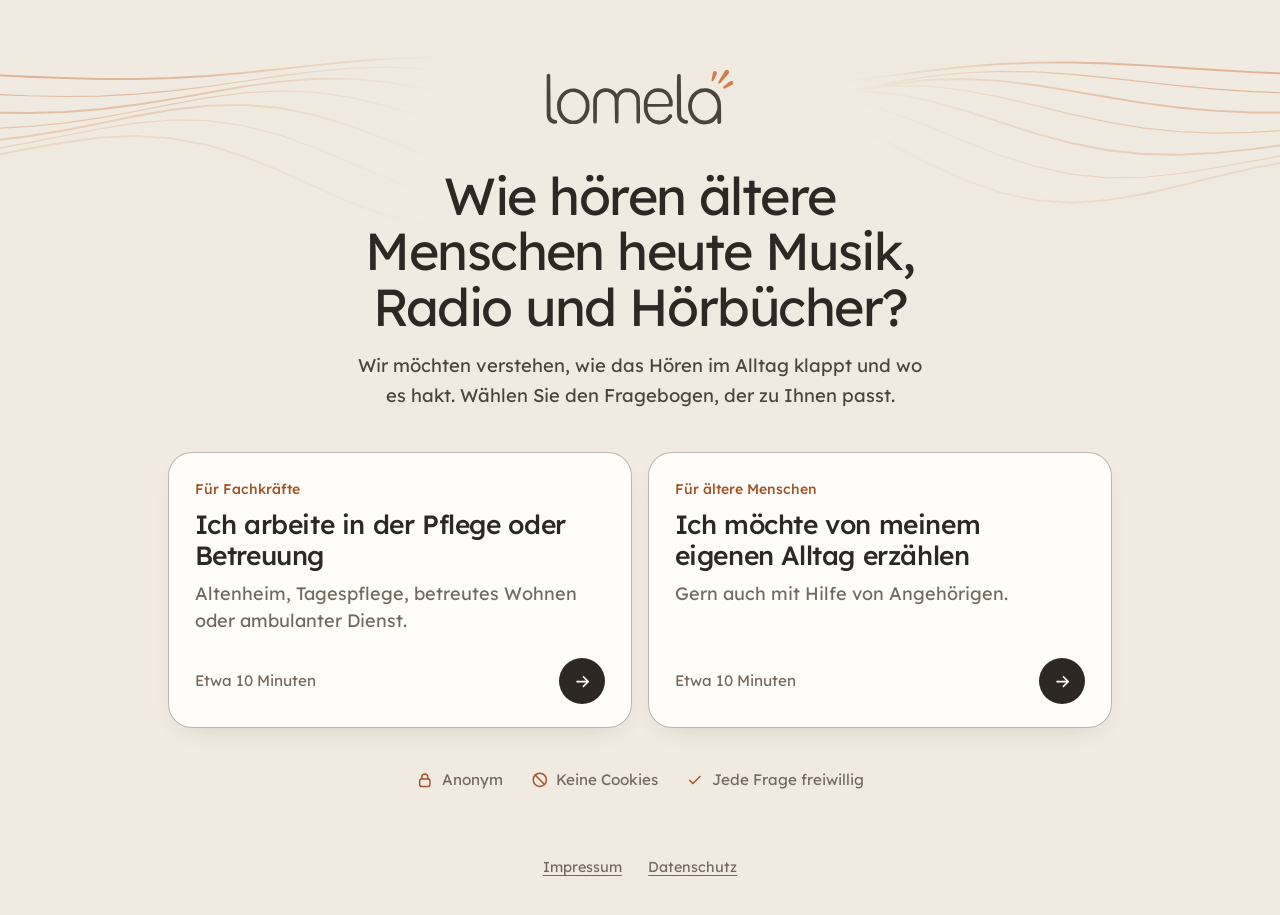
<file: index.html>
<!DOCTYPE html>
<html lang="de">
<head>
<meta charset="utf-8">
<meta name="viewport" content="width=device-width, initial-scale=1, viewport-fit=cover">
<meta name="robots" content="noindex, nofollow">
<meta name="theme-color" content="#F1EAE0">
<title>Umfrage: Musik, Radio und Hörbücher im Alter – Lomela</title>
<link rel="icon" href="favicon.svg" type="image/svg+xml">
<link rel="preload" href="assets/fonts/lexend-latin-500-normal.woff2" as="font" type="font/woff2" crossorigin>
<link rel="preload" href="assets/fonts/lexend-latin-400-normal.woff2" as="font" type="font/woff2" crossorigin>
<link rel="stylesheet" href="assets/style.css?v=8">
</head>
<body>
<main class="start" id="inhalt">
  <svg class="wellen" viewBox="0 0 1200 220" aria-hidden="true" focusable="false"><path d="M0 60.0 L30 61.1 L60 62.5 L90 63.9 L120 65.0 L150 65.8 L180 65.8 L210 65.0 L240 63.3 L270 60.7 L300 57.6 L330 54.3 L360 51.2 L390 48.9 L420 47.9 L450 48.2 L480 50.2 L510 53.5 L540 57.8 L570 62.5 L600 66.9 L630 70.5 L660 72.8 L690 73.5 L720 72.5 L750 70.1 L780 66.7 L810 62.8 L840 59.0 L870 55.7 L900 53.4 L930 52.2 L960 52.1 L990 52.9 L1020 54.5 L1050 56.4 L1080 58.3 L1110 60.1 L1140 61.4 L1170 62.2 L1200 62.5" stroke-width="1.6" opacity="0.90"/><path d="M0 75.1 L30 76.8 L60 78.5 L90 79.8 L120 80.4 L150 80.1 L180 78.5 L210 75.8 L240 72.1 L270 67.7 L300 63.2 L330 59.4 L360 56.8 L390 56.0 L420 57.4 L450 61.0 L480 66.4 L510 72.9 L540 79.8 L570 86.1 L600 90.9 L630 93.4 L660 93.5 L690 91.1 L720 86.7 L750 80.8 L780 74.5 L810 68.6 L840 63.8 L870 60.7 L900 59.4 L930 59.9 L960 61.9 L990 64.9 L1020 68.3 L1050 71.6 L1080 74.3 L1110 76.3 L1140 77.5 L1170 77.8 L1200 77.4" stroke-width="1" opacity="0.80"/><path d="M0 90.9 L30 92.7 L60 93.9 L90 94.2 L120 93.3 L150 91.0 L180 87.3 L210 82.6 L240 77.3 L270 72.1 L300 68.0 L330 65.6 L360 65.7 L390 68.4 L420 73.8 L450 81.4 L480 90.1 L510 98.9 L540 106.5 L570 111.8 L600 114.0 L630 112.8 L660 108.3 L690 101.4 L720 92.9 L750 84.1 L780 76.2 L810 70.2 L840 66.6 L870 65.8 L900 67.4 L930 71.1 L960 75.9 L990 81.1 L1020 85.9 L1050 89.8 L1080 92.4 L1110 93.7 L1140 93.7 L1170 92.8 L1200 91.3" stroke-width="1.6" opacity="0.70"/><path d="M0 106.3 L30 107.2 L60 107.1 L90 105.6 L120 102.6 L150 98.2 L180 92.7 L210 86.8 L240 81.4 L270 77.4 L300 75.7 L330 77.0 L360 81.4 L390 88.7 L420 98.3 L450 108.9 L480 119.1 L510 127.4 L540 132.5 L570 133.7 L600 130.6 L630 123.6 L660 113.8 L690 102.5 L720 91.3 L750 81.7 L780 74.9 L810 71.5 L840 71.8 L870 75.2 L900 81.0 L930 88.0 L960 95.3 L990 101.8 L1020 106.7 L1050 109.8 L1080 110.9 L1110 110.3 L1140 108.5 L1170 105.9 L1200 103.2" stroke-width="1" opacity="0.60"/><path d="M0 120.0 L30 119.4 L60 117.3 L90 113.6 L120 108.7 L150 102.8 L180 96.7 L210 91.5 L240 88.1 L270 87.4 L300 90.0 L330 96.2 L360 105.4 L390 116.7 L420 128.7 L450 139.8 L480 148.1 L510 152.4 L540 151.9 L570 146.4 L600 136.6 L630 123.8 L660 109.7 L690 96.4 L720 85.5 L750 78.5 L780 76.0 L810 77.9 L840 83.7 L870 92.1 L900 101.8 L930 111.3 L960 119.4 L990 125.2 L1020 128.4 L1050 129.0 L1080 127.4 L1110 124.3 L1140 120.4 L1170 116.4 L1200 112.9" stroke-width="1.6" opacity="0.50"/><path d="M0 131.1 L30 128.6 L60 124.5 L90 119.1 L120 113.1 L150 107.3 L180 102.6 L210 100.0 L240 100.6 L270 104.8 L300 112.6 L330 123.5 L360 136.2 L390 149.1 L420 160.3 L450 168.0 L480 170.9 L510 168.1 L540 159.8 L570 146.9 L600 131.1 L630 114.6 L660 99.6 L690 88.1 L720 81.5 L750 80.6 L780 84.9 L810 93.6 L840 105.2 L870 117.7 L900 129.4 L930 138.9 L960 145.3 L990 148.2 L1020 147.7 L1050 144.6 L1080 139.8 L1110 134.3 L1140 128.9 L1170 124.4 L1200 121.1" stroke-width="1" opacity="0.40"/><path d="M0 139.7 L30 135.3 L60 129.9 L90 124.1 L120 118.7 L150 114.7 L180 113.3 L210 115.3 L240 121.0 L270 130.3 L300 142.4 L330 156.0 L360 169.2 L390 180.0 L420 186.4 L450 187.3 L480 181.8 L510 170.5 L540 154.5 L570 136.0 L600 117.5 L630 101.4 L660 90.0 L690 84.8 L720 86.1 L750 93.5 L780 105.7 L810 120.6 L840 136.0 L870 149.8 L900 160.4 L930 166.9 L960 168.9 L990 166.8 L1020 161.7 L1050 154.8 L1080 147.3 L1110 140.3 L1140 134.7 L1170 130.8 L1200 128.9" stroke-width="1.6" opacity="0.30"/></svg>
  <img class="start-logo" src="assets/logo.svg" alt="Lomela" width="897" height="278">
  <h1 class="anzeige">Wie hören ältere Menschen heute Musik, Radio und Hörbücher?</h1>
  <p class="vorspann">Wir möchten verstehen, wie das Hören im Alltag klappt und wo es hakt. Wählen Sie den Fragebogen, der zu Ihnen passt.</p>
  <nav class="wahl" aria-label="Fragebogen wählen">
    <a href="pflege.html">
      <span class="fuer">Für Fachkräfte</span>
      <strong>Ich arbeite in der Pflege oder Betreuung</strong>
      <span class="beschreibung">Altenheim, Tagespflege, betreutes Wohnen oder ambulanter Dienst.</span>
      <span class="fuss-zeile"><span>Etwa 10 Minuten</span><span class="pfeil"><svg viewBox="0 0 24 24" aria-hidden="true" fill="none" stroke="currentColor" stroke-width="2" stroke-linecap="round" stroke-linejoin="round"><path d="M5 12h13M13 6l6 6-6 6"/></svg></span></span>
    </a>
    <a href="alltag.html">
      <span class="fuer">Für ältere Menschen</span>
      <strong>Ich möchte von meinem eigenen Alltag erzählen</strong>
      <span class="beschreibung">Gern auch mit Hilfe von Angehörigen.</span>
      <span class="fuss-zeile"><span>Etwa 10 Minuten</span><span class="pfeil"><svg viewBox="0 0 24 24" aria-hidden="true" fill="none" stroke="currentColor" stroke-width="2" stroke-linecap="round" stroke-linejoin="round"><path d="M5 12h13M13 6l6 6-6 6"/></svg></span></span>
    </a>
  </nav>
  <ul class="vertrauen">
    <li><svg viewBox="0 0 24 24" aria-hidden="true" fill="none" stroke="currentColor" stroke-width="2" stroke-linecap="round" stroke-linejoin="round"><rect x="5" y="11" width="14" height="10" rx="2.5"/><path d="M8 11V8a4 4 0 0 1 8 0v3"/></svg>Anonym</li>
    <li><svg viewBox="0 0 24 24" aria-hidden="true" fill="none" stroke="currentColor" stroke-width="2" stroke-linecap="round" stroke-linejoin="round"><circle cx="12" cy="12" r="9"/><path d="M5.6 5.6l12.8 12.8"/></svg>Keine Cookies</li>
    <li><svg viewBox="0 0 24 24" aria-hidden="true" fill="none" stroke="currentColor" stroke-width="2" stroke-linecap="round" stroke-linejoin="round"><path d="M5 12.5l4.5 4.5L19 7.5"/></svg>Jede Frage freiwillig</li>
  </ul>
</main>
<footer class="fuss">
  <a href="impressum.html">Impressum</a>
  <a href="datenschutz.html">Datenschutz</a>
</footer>
</body>
</html>
</file>
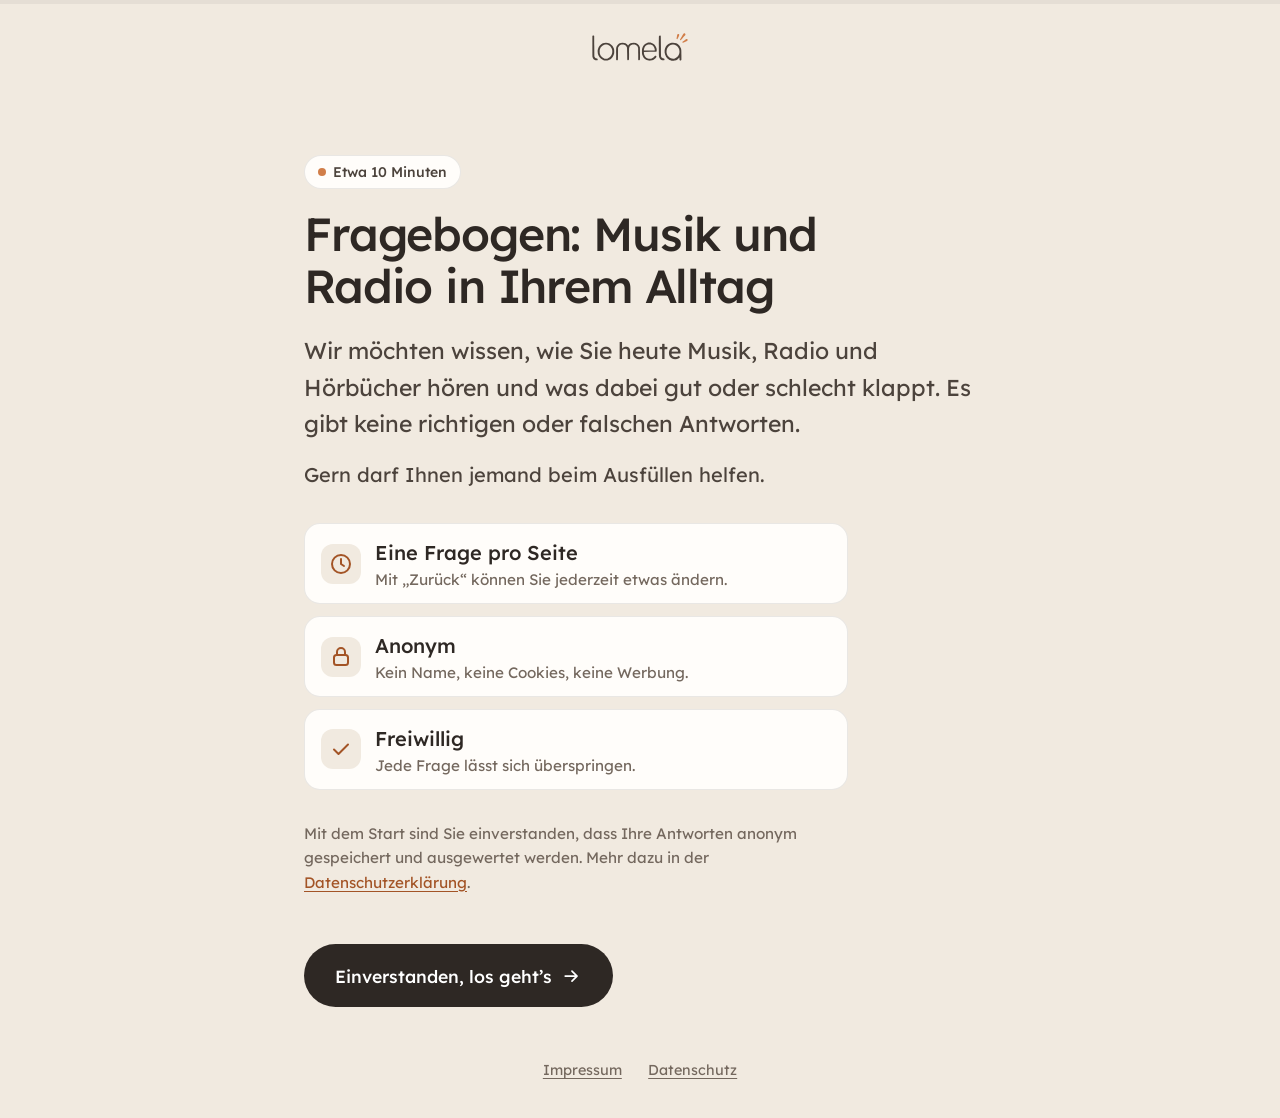
<file: alltag.html>
<!DOCTYPE html>
<html lang="de">
<head>
<meta charset="utf-8">
<meta name="viewport" content="width=device-width, initial-scale=1, viewport-fit=cover">
<meta name="robots" content="noindex, nofollow">
<meta name="theme-color" content="#F1EAE0">
<title>Umfrage: Musik und Radio in Ihrem Alltag – Lomela</title>
<link rel="icon" href="favicon.svg" type="image/svg+xml">
<link rel="preload" href="assets/fonts/lexend-latin-500-normal.woff2" as="font" type="font/woff2" crossorigin>
<link rel="preload" href="assets/fonts/lexend-latin-400-normal.woff2" as="font" type="font/woff2" crossorigin>
<link rel="stylesheet" href="assets/style.css?v=8">
</head>
<body data-fragebogen="B">
<div class="fortschritt-leiste" aria-hidden="true"><span id="fortschritt-balken"></span></div>
<header class="kopf">
  <a class="marke-link" href="index.html"><img src="assets/logo.svg" alt="Lomela, zur Startseite" width="897" height="278"></a>
  <div class="zaehler" id="zaehler"></div>
</header>
<main class="buehne" id="buehne" tabindex="-1">
  <noscript><p>Bitte schalten Sie JavaScript ein, um an der Umfrage teilzunehmen.</p></noscript>
</main>
<footer class="fuss">
  <a href="impressum.html">Impressum</a>
  <a href="datenschutz.html">Datenschutz</a>
</footer>
<script src="assets/config.js?v=8"></script>
<script src="assets/fragen.js?v=8"></script>
<script src="assets/umfrage.js?v=8"></script>
</body>
</html>
</file>
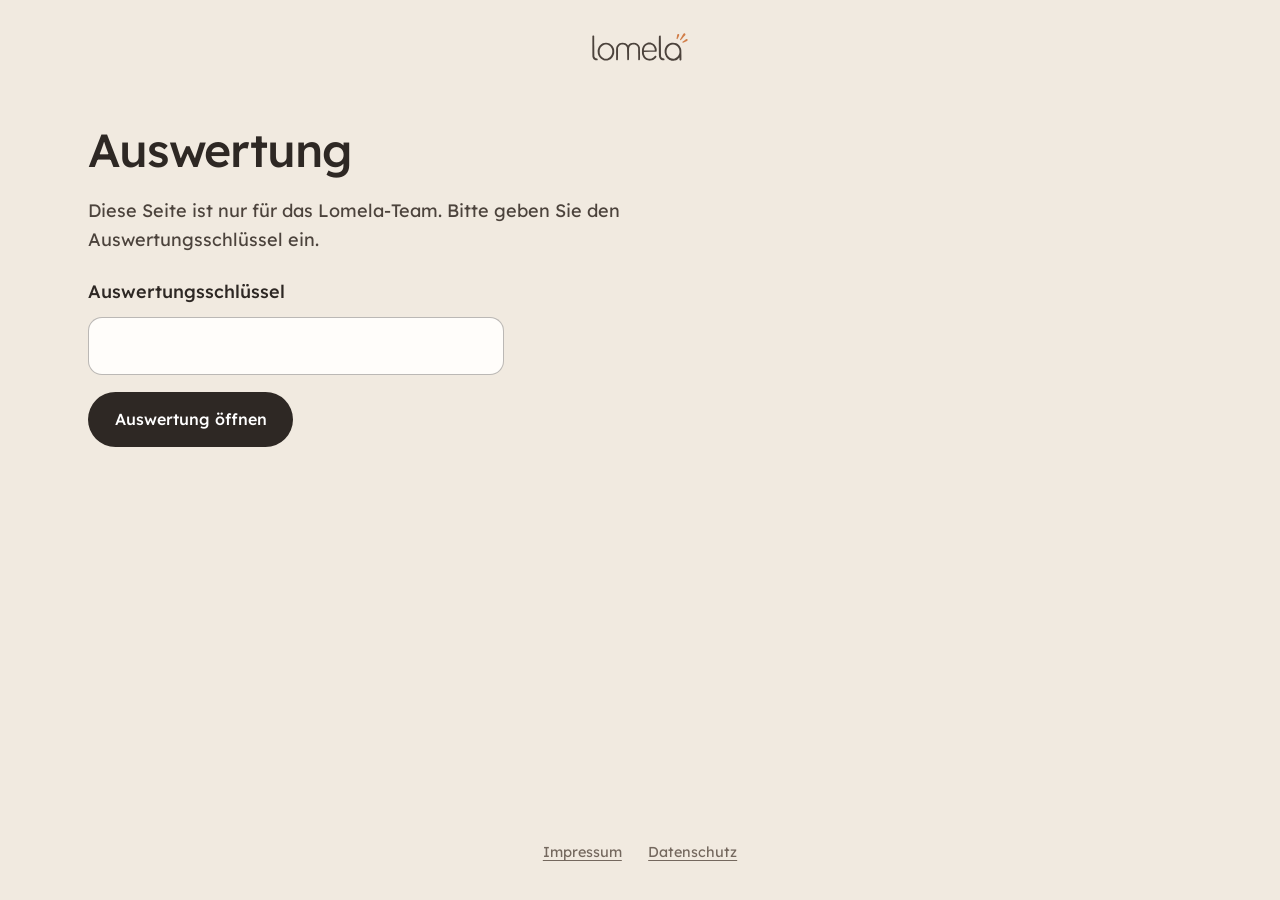
<file: auswertung.html>
<!DOCTYPE html>
<html lang="de">
<head>
<meta charset="utf-8">
<meta name="viewport" content="width=device-width, initial-scale=1, viewport-fit=cover">
<meta name="robots" content="noindex, nofollow">
<meta name="referrer" content="no-referrer">
<meta name="theme-color" content="#F1EAE0">
<title>Auswertung – Lomela</title>
<link rel="icon" href="favicon.svg" type="image/svg+xml">
<link rel="preload" href="assets/fonts/lexend-latin-500-normal.woff2" as="font" type="font/woff2" crossorigin>
<link rel="preload" href="assets/fonts/lexend-latin-400-normal.woff2" as="font" type="font/woff2" crossorigin>
<link rel="stylesheet" href="assets/style.css?v=8">
</head>
<body class="auswertung">
<header class="kopf">
  <a class="marke-link" href="index.html"><img src="assets/logo.svg" alt="Lomela, zur Startseite" width="897" height="278"></a>
</header>
<main class="buehne breit" id="inhalt">
  <div id="anmeldung" hidden>
    <h1 class="titel">Auswertung</h1>
    <p>Diese Seite ist nur für das Lomela-Team. Bitte geben Sie den Auswertungsschlüssel ein.</p>
    <form id="anmelde-form" class="anmelde-form">
      <label for="schluessel">Auswertungsschlüssel</label>
      <input type="password" id="schluessel" autocomplete="off" spellcheck="false">
      <button type="submit" class="knopf knopf-haupt">Auswertung öffnen</button>
    </form>
    <p class="meldung" id="anmelde-meldung" role="alert" hidden></p>
  </div>
  <div id="ergebnis" hidden></div>
</main>
<footer class="fuss">
  <a href="impressum.html">Impressum</a>
  <a href="datenschutz.html">Datenschutz</a>
</footer>
<script src="assets/config.js?v=8"></script>
<script src="assets/fragen.js?v=8"></script>
<script src="assets/auswertung.js?v=8"></script>
</body>
</html>
</file>
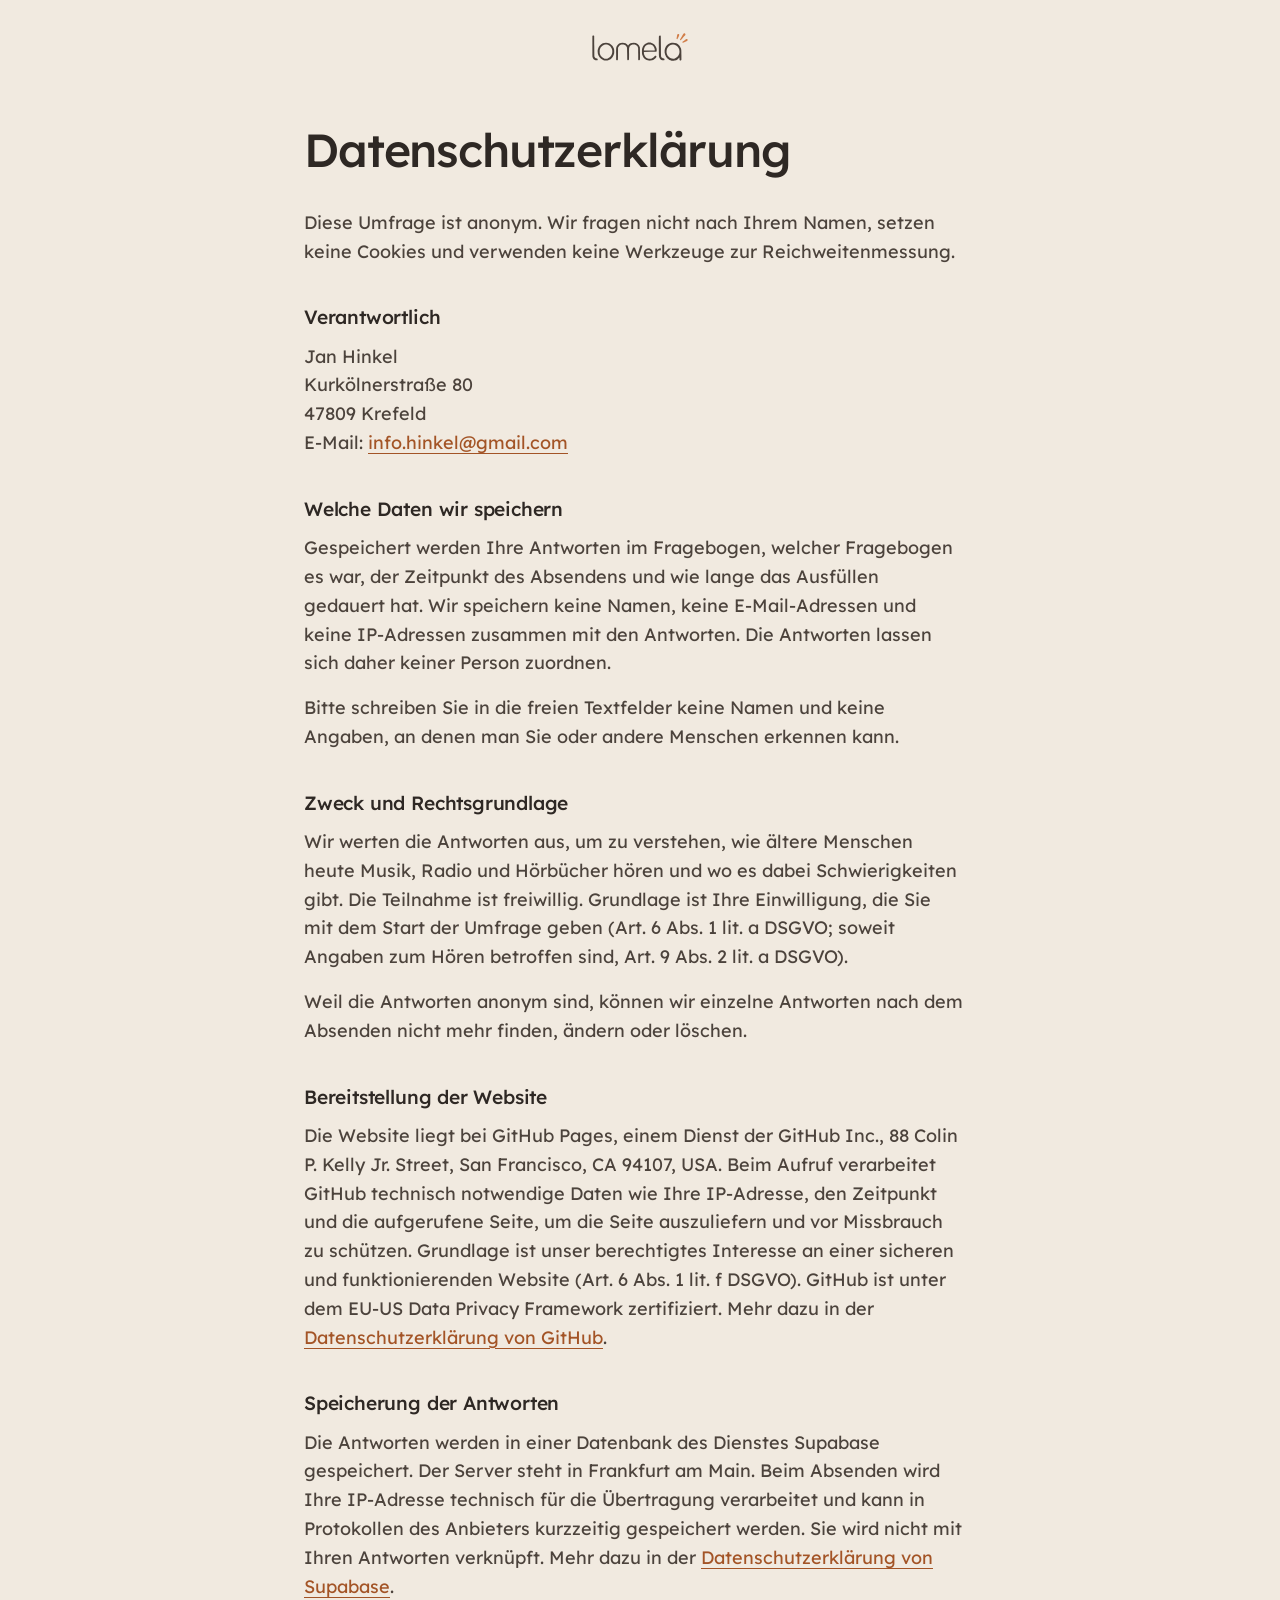
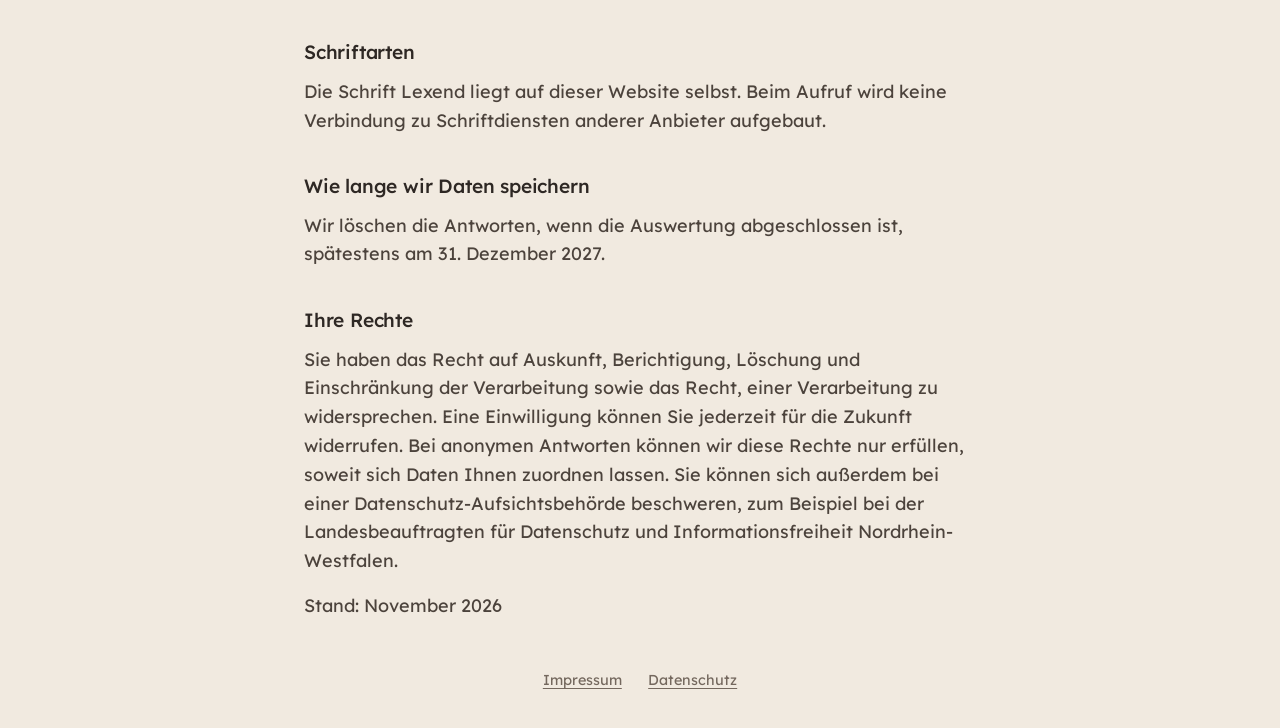
<file: datenschutz.html>
<!DOCTYPE html>
<html lang="de">
<head>
<meta charset="utf-8">
<meta name="viewport" content="width=device-width, initial-scale=1, viewport-fit=cover">
<meta name="robots" content="noindex, nofollow">
<meta name="theme-color" content="#F1EAE0">
<title>Datenschutzerklärung – Lomela</title>
<link rel="icon" href="favicon.svg" type="image/svg+xml">
<link rel="preload" href="assets/fonts/lexend-latin-500-normal.woff2" as="font" type="font/woff2" crossorigin>
<link rel="preload" href="assets/fonts/lexend-latin-400-normal.woff2" as="font" type="font/woff2" crossorigin>
<link rel="stylesheet" href="assets/style.css?v=8">
</head>
<body>
<header class="kopf">
  <a class="marke-link" href="index.html"><img src="assets/logo.svg" alt="Lomela, zur Startseite" width="897" height="278"></a>
</header>
<main class="buehne recht" id="inhalt">
  <h1>Datenschutzerklärung</h1>
  <p>Diese Umfrage ist anonym. Wir fragen nicht nach Ihrem Namen, setzen keine Cookies und verwenden keine Werkzeuge zur Reichweitenmessung.</p>

  <h2>Verantwortlich</h2>
  <address>
    Jan Hinkel<br>
    Kurkölnerstraße 80<br>
    47809 Krefeld<br>
    E-Mail: <a href="mailto:info.hinkel@gmail.com">info.hinkel@gmail.com</a>
  </address>

  <h2>Welche Daten wir speichern</h2>
  <p>Gespeichert werden Ihre Antworten im Fragebogen, welcher Fragebogen es war, der Zeitpunkt des Absendens und wie lange das Ausfüllen gedauert hat. Wir speichern keine Namen, keine E-Mail-Adressen und keine IP-Adressen zusammen mit den Antworten. Die Antworten lassen sich daher keiner Person zuordnen.</p>
  <p>Bitte schreiben Sie in die freien Textfelder keine Namen und keine Angaben, an denen man Sie oder andere Menschen erkennen kann.</p>

  <h2>Zweck und Rechtsgrundlage</h2>
  <p>Wir werten die Antworten aus, um zu verstehen, wie ältere Menschen heute Musik, Radio und Hörbücher hören und wo es dabei Schwierigkeiten gibt. Die Teilnahme ist freiwillig. Grundlage ist Ihre Einwilligung, die Sie mit dem Start der Umfrage geben (Art. 6 Abs. 1 lit. a DSGVO; soweit Angaben zum Hören betroffen sind, Art. 9 Abs. 2 lit. a DSGVO).</p>
  <p>Weil die Antworten anonym sind, können wir einzelne Antworten nach dem Absenden nicht mehr finden, ändern oder löschen.</p>

  <h2>Bereitstellung der Website</h2>
  <p>Die Website liegt bei GitHub Pages, einem Dienst der GitHub Inc., 88 Colin P. Kelly Jr. Street, San Francisco, CA 94107, USA. Beim Aufruf verarbeitet GitHub technisch notwendige Daten wie Ihre IP-Adresse, den Zeitpunkt und die aufgerufene Seite, um die Seite auszuliefern und vor Missbrauch zu schützen. Grundlage ist unser berechtigtes Interesse an einer sicheren und funktionierenden Website (Art. 6 Abs. 1 lit. f DSGVO). GitHub ist unter dem EU-US Data Privacy Framework zertifiziert. Mehr dazu in der <a href="https://docs.github.com/de/site-policy/privacy-policies/github-general-privacy-statement">Datenschutzerklärung von GitHub</a>.</p>

  <h2>Speicherung der Antworten</h2>
  <p>Die Antworten werden in einer Datenbank des Dienstes Supabase gespeichert. Der Server steht in Frankfurt am Main. Beim Absenden wird Ihre IP-Adresse technisch für die Übertragung verarbeitet und kann in Protokollen des Anbieters kurzzeitig gespeichert werden. Sie wird nicht mit Ihren Antworten verknüpft. Mehr dazu in der <a href="https://supabase.com/privacy">Datenschutzerklärung von Supabase</a>.</p>

  <h2>Schriftarten</h2>
  <p>Die Schrift Lexend liegt auf dieser Website selbst. Beim Aufruf wird keine Verbindung zu Schriftdiensten anderer Anbieter aufgebaut.</p>

  <h2>Wie lange wir Daten speichern</h2>
  <p>Wir löschen die Antworten, wenn die Auswertung abgeschlossen ist, spätestens am 31. Dezember 2027.</p>

  <h2>Ihre Rechte</h2>
  <p>Sie haben das Recht auf Auskunft, Berichtigung, Löschung und Einschränkung der Verarbeitung sowie das Recht, einer Verarbeitung zu widersprechen. Eine Einwilligung können Sie jederzeit für die Zukunft widerrufen. Bei anonymen Antworten können wir diese Rechte nur erfüllen, soweit sich Daten Ihnen zuordnen lassen. Sie können sich außerdem bei einer Datenschutz-Aufsichtsbehörde beschweren, zum Beispiel bei der Landesbeauftragten für Datenschutz und Informationsfreiheit Nordrhein-Westfalen.</p>

  <p>Stand: November 2026</p>
</main>
<footer class="fuss">
  <a href="impressum.html">Impressum</a>
  <a href="datenschutz.html">Datenschutz</a>
</footer>
</body>
</html>
</file>
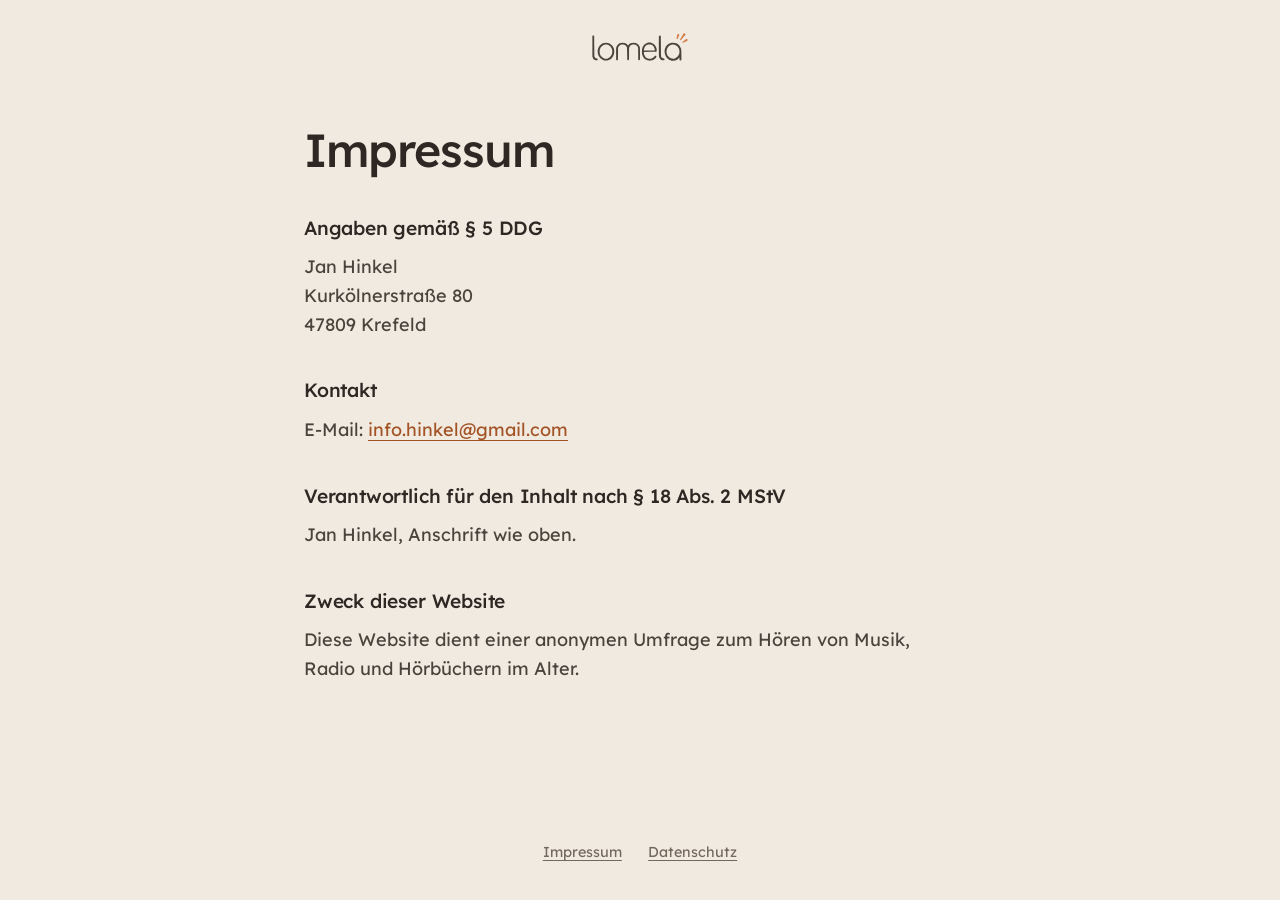
<file: impressum.html>
<!DOCTYPE html>
<html lang="de">
<head>
<meta charset="utf-8">
<meta name="viewport" content="width=device-width, initial-scale=1, viewport-fit=cover">
<meta name="robots" content="noindex, nofollow">
<meta name="theme-color" content="#F1EAE0">
<title>Impressum – Lomela</title>
<link rel="icon" href="favicon.svg" type="image/svg+xml">
<link rel="preload" href="assets/fonts/lexend-latin-500-normal.woff2" as="font" type="font/woff2" crossorigin>
<link rel="preload" href="assets/fonts/lexend-latin-400-normal.woff2" as="font" type="font/woff2" crossorigin>
<link rel="stylesheet" href="assets/style.css?v=8">
</head>
<body>
<header class="kopf">
  <a class="marke-link" href="index.html"><img src="assets/logo.svg" alt="Lomela, zur Startseite" width="897" height="278"></a>
</header>
<main class="buehne recht" id="inhalt">
  <h1>Impressum</h1>
  <h2>Angaben gemäß § 5 DDG</h2>
  <address>
    Jan Hinkel<br>
    Kurkölnerstraße 80<br>
    47809 Krefeld
  </address>
  <h2>Kontakt</h2>
  <p>E-Mail: <a href="mailto:info.hinkel@gmail.com">info.hinkel@gmail.com</a></p>
  <h2>Verantwortlich für den Inhalt nach § 18 Abs. 2 MStV</h2>
  <p>Jan Hinkel, Anschrift wie oben.</p>
  <h2>Zweck dieser Website</h2>
  <p>Diese Website dient einer anonymen Umfrage zum Hören von Musik, Radio und Hörbüchern im Alter.</p>
</main>
<footer class="fuss">
  <a href="impressum.html">Impressum</a>
  <a href="datenschutz.html">Datenschutz</a>
</footer>
</body>
</html>
</file>
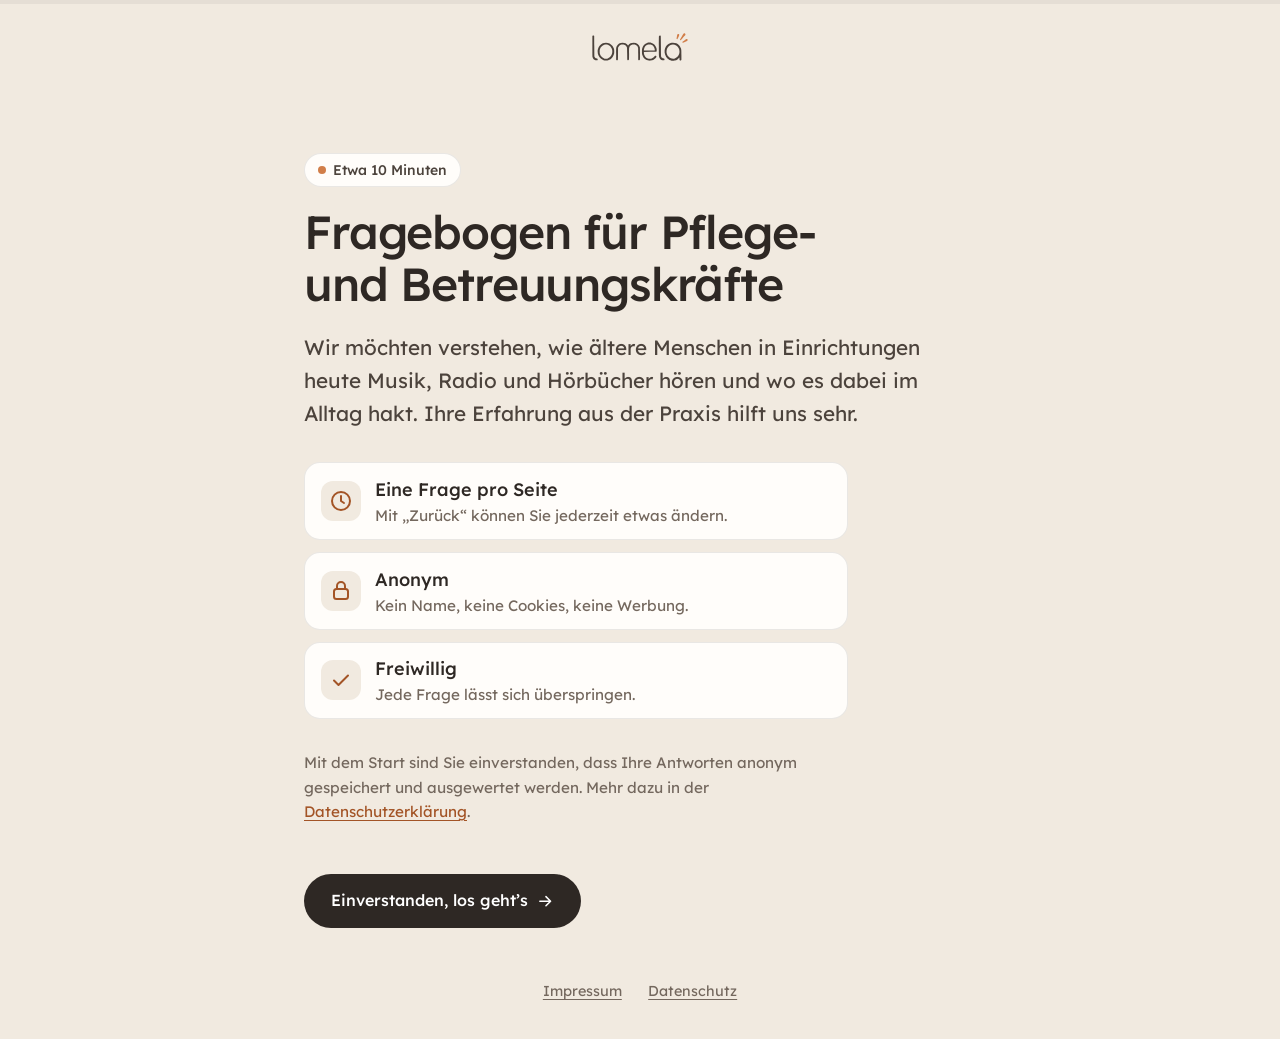
<file: pflege.html>
<!DOCTYPE html>
<html lang="de">
<head>
<meta charset="utf-8">
<meta name="viewport" content="width=device-width, initial-scale=1, viewport-fit=cover">
<meta name="robots" content="noindex, nofollow">
<meta name="theme-color" content="#F1EAE0">
<title>Umfrage für Pflege und Betreuung – Lomela</title>
<link rel="icon" href="favicon.svg" type="image/svg+xml">
<link rel="preload" href="assets/fonts/lexend-latin-500-normal.woff2" as="font" type="font/woff2" crossorigin>
<link rel="preload" href="assets/fonts/lexend-latin-400-normal.woff2" as="font" type="font/woff2" crossorigin>
<link rel="stylesheet" href="assets/style.css?v=8">
</head>
<body data-fragebogen="A">
<div class="fortschritt-leiste" aria-hidden="true"><span id="fortschritt-balken"></span></div>
<header class="kopf">
  <a class="marke-link" href="index.html"><img src="assets/logo.svg" alt="Lomela, zur Startseite" width="897" height="278"></a>
  <div class="zaehler" id="zaehler"></div>
</header>
<main class="buehne" id="buehne" tabindex="-1">
  <noscript><p>Bitte schalten Sie JavaScript ein, um an der Umfrage teilzunehmen.</p></noscript>
</main>
<footer class="fuss">
  <a href="impressum.html">Impressum</a>
  <a href="datenschutz.html">Datenschutz</a>
</footer>
<script src="assets/config.js?v=8"></script>
<script src="assets/fragen.js?v=8"></script>
<script src="assets/umfrage.js?v=8"></script>
</body>
</html>
</file>
<file: assets/style.css>
/* Lomela – Umfrage. Schlichtes Beige, Farben aus dem Logo, Schrift Lexend. */

@font-face { font-family: "Lexend"; font-style: normal; font-weight: 300; font-display: swap;
  src: url("fonts/lexend-latin-300-normal.woff2") format("woff2");
  unicode-range: U+0000-00FF, U+0131, U+0152-0153, U+02BB-02BC, U+02C6, U+02DA, U+02DC, U+0304, U+0308, U+0329, U+2000-206F, U+20AC, U+2122, U+2191, U+2193, U+2212, U+2215, U+FEFF, U+FFFD; }
@font-face { font-family: "Lexend"; font-style: normal; font-weight: 400; font-display: swap;
  src: url("fonts/lexend-latin-400-normal.woff2") format("woff2");
  unicode-range: U+0000-00FF, U+0131, U+0152-0153, U+02BB-02BC, U+02C6, U+02DA, U+02DC, U+0304, U+0308, U+0329, U+2000-206F, U+20AC, U+2122, U+2191, U+2193, U+2212, U+2215, U+FEFF, U+FFFD; }
@font-face { font-family: "Lexend"; font-style: normal; font-weight: 500; font-display: swap;
  src: url("fonts/lexend-latin-500-normal.woff2") format("woff2");
  unicode-range: U+0000-00FF, U+0131, U+0152-0153, U+02BB-02BC, U+02C6, U+02DA, U+02DC, U+0304, U+0308, U+0329, U+2000-206F, U+20AC, U+2122, U+2191, U+2193, U+2212, U+2215, U+FEFF, U+FFFD; }
@font-face { font-family: "Lexend"; font-style: normal; font-weight: 600; font-display: swap;
  src: url("fonts/lexend-latin-600-normal.woff2") format("woff2");
  unicode-range: U+0000-00FF, U+0131, U+0152-0153, U+02BB-02BC, U+02C6, U+02DA, U+02DC, U+0304, U+0308, U+0329, U+2000-206F, U+20AC, U+2122, U+2191, U+2193, U+2212, U+2215, U+FEFF, U+FFFD; }
@font-face { font-family: "Lexend"; font-style: normal; font-weight: 400; font-display: swap;
  src: url("fonts/lexend-latin-ext-400-normal.woff2") format("woff2");
  unicode-range: U+0100-02BA, U+02BD-02C5, U+02C7-02CC, U+02CE-02D7, U+02DD-02FF, U+0304, U+0308, U+0329, U+1D00-1DBF, U+1E00-1E9F, U+1EF2-1EFF, U+2020, U+20A0-20AB, U+20AD-20C0, U+2113, U+2C60-2C7F, U+A720-A7FF; }
@font-face { font-family: "Lexend"; font-style: normal; font-weight: 500; font-display: swap;
  src: url("fonts/lexend-latin-ext-500-normal.woff2") format("woff2");
  unicode-range: U+0100-02BA, U+02BD-02C5, U+02C7-02CC, U+02CE-02D7, U+02DD-02FF, U+0304, U+0308, U+0329, U+1D00-1DBF, U+1E00-1E9F, U+1EF2-1EFF, U+2020, U+20A0-20AB, U+20AD-20C0, U+2113, U+2C60-2C7F, U+A720-A7FF; }

:root {
  --grund: #F1EAE0;
  --karte: #FFFDFA;
  --tinte: #2E2824;
  --erde: #4C433C;
  --mild: #74685E;
  --glut: #D17E49;
  --glut-tief: #A35426;
  --glut-hauch: #F7E3D3;
  --linie: rgba(46, 40, 36, 0.10);
  --linie-stark: rgba(46, 40, 36, 0.32);
  --fehler: #9B2C1E;
  --gut: #2F5D2A;

  --schrift: "Lexend", "Segoe UI", system-ui, -apple-system, sans-serif;
  --grund-groesse: 1.125rem;
  --frage: clamp(1.6rem, 1.1rem + 2.1vw, 2.5rem);
  --anzeige: clamp(1.85rem, 1.1rem + 3vw, 3.25rem);
  --titel: clamp(1.9rem, 1.3rem + 2.4vw, 2.9rem);
  --spalte: 42rem;
  --weich: cubic-bezier(.2, .7, .2, 1);
}

body.gross {
  --grund-groesse: 1.25rem;
  --frage: clamp(1.75rem, 1.25rem + 2.2vw, 2.65rem);
}

*, *::before, *::after { box-sizing: border-box; }
html { -webkit-text-size-adjust: 100%; }

body {
  margin: 0;
  min-height: 100vh;
  min-height: 100dvh;
  display: flex;
  flex-direction: column;
  background: var(--grund);
  color: var(--erde);
  font-family: var(--schrift);
  font-size: var(--grund-groesse);
  font-weight: 400;
  line-height: 1.6;
  -webkit-font-smoothing: antialiased;
}

a { color: var(--glut-tief); text-underline-offset: 0.2em; text-decoration-thickness: 1px; }
a:hover { text-decoration-thickness: 2px; }
:focus-visible { outline: 3px solid var(--glut-tief); outline-offset: 3px; border-radius: 10px; }
[hidden] { display: none !important; }
[tabindex="-1"]:focus { outline: none; }

h1, h2, h3 { color: var(--tinte); font-weight: 500; }
p { margin: 0 0 1rem; max-width: 60ch; }

/* ---------- Fortschritt und Kopf ---------- */

.fortschritt-leiste {
  position: fixed; inset: 0 0 auto 0; height: 4px; z-index: 20;
  background: rgba(46, 40, 36, 0.06);
}
.fortschritt-leiste span {
  display: block; height: 100%; width: 0;
  background: var(--glut);
  border-radius: 0 4px 4px 0;
  transition: width 0.5s var(--weich);
}

.kopf {
  width: 100%;
  padding: 2rem 1.5rem 0.5rem;
  display: flex; flex-direction: column; align-items: center; gap: 0.5rem;
}
.kopf .marke-link { display: inline-block; line-height: 0; border-radius: 8px; }
.kopf .marke-link img { height: 1.9rem; width: auto; display: block; }
.zaehler { font-size: 0.9rem; color: var(--mild); font-variant-numeric: tabular-nums; min-height: 1.4em; }

/* ---------- Bühne ---------- */

main.buehne {
  flex: 1 0 auto;
  width: 100%;
  max-width: calc(var(--spalte) + 3rem);
  margin: 0 auto;
  padding: clamp(1.5rem, 1rem + 3vw, 3.5rem) 1.5rem 0;
  outline: none;
}

.schritt { animation: herein 0.45s var(--weich) both; }
@keyframes herein {
  from { opacity: 0; transform: translateY(14px); }
  to { opacity: 1; transform: none; }
}

.chip {
  display: inline-flex; align-items: center; gap: 0.45rem;
  font-size: 0.875rem; font-weight: 500; color: var(--erde);
  background: var(--karte); border: 1px solid var(--linie);
  border-radius: 999px; padding: 0.3rem 0.8rem;
  margin-bottom: 1.25rem;
}
.chip::before { content: ""; width: 0.5rem; height: 0.5rem; border-radius: 50%; background: var(--glut); }

.titel {
  font-size: var(--titel); line-height: 1.12; letter-spacing: -0.025em;
  margin: 0 0 1.25rem; max-width: 20ch;
}
.vorspann { font-size: 1.15em; color: var(--erde); }

.fakten { list-style: none; padding: 0; margin: 2rem 0; display: grid; gap: 0.75rem; max-width: 34rem; }
.fakten li {
  display: grid; grid-template-columns: 2.5rem 1fr; gap: 0.9rem; align-items: center;
  background: var(--karte); border: 1px solid var(--linie); border-radius: 16px;
  padding: 0.8rem 1rem;
}
.fakten svg { width: 2.5rem; height: 2.5rem; }
.fakten strong { color: var(--tinte); font-weight: 500; display: block; }
.fakten span { color: var(--mild); font-size: 0.95rem; line-height: 1.4; display: block; }

.einwilligung { font-size: 0.95rem; color: var(--mild); max-width: 34rem; }

.falle { position: absolute !important; left: -10000px; width: 1px; height: 1px; overflow: hidden; }

/* ---------- Frage ---------- */

.frage { border: 0; margin: 0; padding: 0; min-width: 0; }
.frage legend { padding: 0; margin: 0; width: 100%; }
.teil { display: block; font-size: 0.95rem; font-weight: 500; color: var(--glut-tief); margin-bottom: 0.9rem; }
body.gross .teil { font-size: 1.05rem; }
.frage-text {
  font-size: var(--frage); line-height: 1.18; letter-spacing: -0.02em;
  margin: 0; outline: none; max-width: 26ch;
}
.hinweis { color: var(--mild); margin: 0.9rem 0 1.75rem; font-size: 0.95em; }

.optionen { display: grid; gap: 0.6rem; }

.option {
  position: relative;
  display: flex; align-items: center; gap: 0.9rem;
  min-height: 3.6rem;
  padding: 0.7rem 1rem 0.7rem 0.75rem;
  background: var(--karte);
  border: 1.5px solid var(--linie);
  border-radius: 16px;
  color: var(--tinte);
  cursor: pointer;
  transition: border-color 0.15s ease, background-color 0.18s ease, color 0.18s ease, transform 0.15s ease;
  -webkit-tap-highlight-color: transparent;
}
body.gross .option { min-height: 4.2rem; padding: 0.9rem 1.1rem 0.9rem 0.85rem; }
.option:hover { border-color: var(--linie-stark); }
.option:active { transform: scale(0.995); }
.option input { position: absolute; opacity: 0; pointer-events: none; width: 1px; height: 1px; }
.option:has(input:focus-visible) { outline: 3px solid var(--glut-tief); outline-offset: 3px; }

.taste {
  position: relative;
  flex: 0 0 auto;
  width: 2rem; height: 2rem;
  display: grid; place-items: center;
  border-radius: 9px;
  border: 1.5px solid var(--linie-stark);
  font-size: 0.85rem; font-weight: 600; color: var(--erde);
  background: var(--grund);
  transition: background-color 0.18s ease, border-color 0.18s ease, color 0.18s ease;
}
body.gross .taste { width: 2.3rem; height: 2.3rem; font-size: 0.95rem; }
.option-text { flex: 1; line-height: 1.35; }
.haken { width: 1.4rem; height: 1.4rem; flex: 0 0 auto; opacity: 0; transform: scale(0.6); transition: opacity 0.18s ease, transform 0.25s var(--weich); }

.option.gewaehlt { background: var(--tinte); border-color: var(--tinte); color: #fff; }
.option.gewaehlt .taste { background: var(--glut); border-color: var(--glut); color: var(--tinte); }
.option.gewaehlt .haken { opacity: 1; transform: none; }
.option.gesperrt { opacity: 0.45; cursor: not-allowed; }

.impulse {
  position: absolute; right: -0.85rem; top: -0.85rem;
  width: 1.15rem; height: 1.15rem;
  fill: none; stroke: var(--glut); stroke-width: 2.6; stroke-linecap: round;
  opacity: 0; transform: scale(0.5) translate(-4px, 4px); transform-origin: bottom left;
  transition: opacity 0.2s ease, transform 0.3s var(--weich);
  pointer-events: none;
}
.option.gewaehlt .impulse { opacity: 1; transform: none; }

.sonstiges-feld { margin: 0 0 0.3rem 3.1rem; }

input[type="text"], input[type="password"], textarea, select {
  font: inherit; color: var(--tinte);
  background: var(--karte);
  border: 1.5px solid var(--linie-stark);
  border-radius: 14px;
  padding: 0.85rem 1rem;
  width: 100%;
  transition: border-color 0.15s ease, box-shadow 0.15s ease;
}
textarea { min-height: 10rem; resize: vertical; line-height: 1.5; }
input[type="text"]:focus, input[type="password"]:focus, textarea:focus, select:focus {
  outline: none; border-color: var(--tinte); box-shadow: 0 0 0 4px rgba(209, 126, 73, 0.25);
}

/* ---------- Navigation ---------- */

.navi {
  position: sticky; bottom: 0; z-index: 10;
  display: flex; align-items: center; justify-content: space-between; gap: 0.75rem;
  margin-top: 2rem;
  padding: 1.1rem 0 calc(1.25rem + env(safe-area-inset-bottom));
  background: linear-gradient(to top, var(--grund) 72%, rgba(241, 234, 224, 0));
}
.navi-start { justify-content: flex-start; position: static; background: none; }
.weiter-gruppe { display: flex; align-items: center; gap: 0.9rem; margin-left: auto; }
.tastenhinweis { font-size: 0.85rem; color: var(--mild); white-space: nowrap; }
.tastenhinweis kbd { font: inherit; font-weight: 600; color: var(--erde); }
@media (hover: none), (pointer: coarse) { .tastenhinweis { display: none; } }

.knopf {
  display: inline-flex; align-items: center; justify-content: center; gap: 0.55rem;
  font: inherit; font-weight: 500; font-size: 1rem;
  min-height: 3.4rem; padding: 0.75rem 1.6rem;
  border-radius: 999px; border: 1.5px solid transparent;
  cursor: pointer; text-decoration: none;
  transition: background-color 0.15s ease, border-color 0.15s ease, transform 0.15s ease;
}
body.gross .knopf { min-height: 3.9rem; font-size: 1.1rem; padding: 0.85rem 1.9rem; }
.knopf:active { transform: scale(0.98); }
.knopf svg { width: 1.15em; height: 1.15em; }
.knopf-haupt { background: var(--tinte); color: #fff; }
.knopf-haupt:hover { background: var(--erde); }
.knopf-haupt:disabled { background: var(--mild); cursor: progress; }
.knopf-leise { background: transparent; color: var(--tinte); border-color: var(--linie-stark); }
.knopf-leise:hover { border-color: var(--tinte); }
.knopf-loeschen { background: var(--fehler); color: #fff; }
.knopf-loeschen:hover { background: #7E2217; }
.knopf-loeschen:disabled { background: rgba(46, 40, 36, 0.12); color: var(--mild); cursor: not-allowed; }

.meldung {
  color: var(--fehler); background: #F8E4DF; border-radius: 14px;
  padding: 0.9rem 1.15rem; font-weight: 500; max-width: 36rem;
}
.erfolg { color: var(--gut); background: #E3EEDF; border-radius: 14px; padding: 0.8rem 1.1rem; font-weight: 500; }

/* ---------- Danke ---------- */

.danke { text-align: center; display: flex; flex-direction: column; align-items: center; padding-top: 2rem; }
.danke .titel { max-width: 22ch; }
.danke p { margin-left: auto; margin-right: auto; }
.danke-impulse { width: 6rem; height: auto; margin-bottom: 2rem; fill: var(--glut); overflow: visible; }
.danke-impulse path { opacity: 0; transform-box: fill-box; animation: aufleuchten 0.6s var(--weich) forwards; }
.danke-impulse path:nth-child(2) { animation-delay: 0.15s; }
.danke-impulse path:nth-child(3) { animation-delay: 0.3s; }
@keyframes aufleuchten { from { opacity: 0; transform: translate(-8px, 8px) scale(0.8); } to { opacity: 1; transform: none; } }

/* ---------- Startseite ---------- */

.start { position: relative; isolation: isolate; width: 100%; max-width: 62rem; margin: 0 auto; padding: clamp(1.75rem, 1rem + 4vw, 5rem) 1.5rem 2rem; text-align: center; flex: 1 0 auto; }
.wellen { position: absolute; z-index: -1; left: 50%; top: 0; width: min(120vw, 90rem); height: auto; transform: translateX(-50%); color: var(--glut); opacity: 0.6; pointer-events: none;
  -webkit-mask-image: linear-gradient(to right, #000 0%, rgba(0,0,0,0.85) 18%, transparent 36%, transparent 64%, rgba(0,0,0,0.85) 82%, #000 100%);
  mask-image: linear-gradient(to right, #000 0%, rgba(0,0,0,0.85) 18%, transparent 36%, transparent 64%, rgba(0,0,0,0.85) 82%, #000 100%); }
.wellen path { fill: none; stroke: currentColor; stroke-linecap: round; }
.start-logo { width: min(12rem, 48%); height: auto; display: block; margin: 0 auto clamp(1.5rem, 1rem + 2vw, 3rem); }
.anzeige {
  font-size: var(--anzeige); line-height: 1.06; letter-spacing: -0.03em; font-weight: 400;
  max-width: 18ch; margin: 0 auto 1.1rem;
}
.start .vorspann { max-width: 36rem; margin: 0 auto clamp(1.5rem, 1rem + 2vw, 2.75rem); color: var(--erde); font-size: clamp(1rem, 0.95rem + 0.3vw, 1.15rem); }

.wahl { display: grid; grid-template-columns: repeat(auto-fit, minmax(18rem, 1fr)); gap: 1rem; text-align: left; }
.wahl a {
  display: flex; flex-direction: column; gap: 0.5rem;
  min-height: 15rem;
  padding: 1.6rem 1.6rem 1.4rem;
  background: var(--karte);
  border: 1.5px solid var(--linie-stark);
  border-radius: 24px;
  box-shadow: 0 10px 28px -20px rgba(46, 40, 36, 0.35);
  color: var(--erde); text-decoration: none;
  transition: border-color 0.2s ease, transform 0.25s var(--weich), box-shadow 0.25s var(--weich);
}
.wahl a:focus-visible { outline: 3px solid var(--glut); outline-offset: 3px; }
.wahl a:active { transform: scale(0.985); }
.wahl a:hover, .wahl a:focus-visible { border-color: var(--glut); transform: translateY(-3px); box-shadow: 0 18px 40px -24px rgba(46, 40, 36, 0.45); }
.wahl .fuer { font-size: 0.875rem; font-weight: 500; color: var(--glut-tief); }
.wahl strong { font-size: clamp(1.35rem, 1.1rem + 0.8vw, 1.65rem); line-height: 1.2; font-weight: 500; color: var(--tinte); letter-spacing: -0.015em; }
.wahl .beschreibung { color: var(--mild); line-height: 1.5; }
.wahl .fuss-zeile { margin-top: auto; padding-top: 1rem; display: flex; align-items: center; justify-content: space-between; color: var(--mild); font-size: 0.95rem; }
.pfeil {
  width: 2.9rem; height: 2.9rem; border-radius: 50%;
  display: grid; place-items: center;
  background: var(--tinte); color: #fff;
  transition: background-color 0.2s ease, transform 0.25s var(--weich);
}
.pfeil svg { width: 1.2rem; height: 1.2rem; }
.wahl a:hover .pfeil, .wahl a:focus-visible .pfeil { background: var(--glut-tief); transform: translateX(3px); }

.vertrauen {
  list-style: none; padding: 0; margin: 2.5rem auto 0;
  display: flex; flex-wrap: wrap; justify-content: center; gap: 0.5rem 1.75rem;
  color: var(--mild); font-size: 0.95rem;
}
.vertrauen li { display: inline-flex; align-items: center; gap: 0.5rem; }
.vertrauen svg { width: 1.1rem; height: 1.1rem; color: var(--glut-tief); }

/* ---------- Fuß ---------- */

.fuss { padding: 2rem 1.5rem 2.25rem; text-align: center; font-size: 0.9rem; color: var(--mild); }
.fuss a { color: var(--mild); margin: 0 0.7rem; }

/* ---------- Rechtstexte ---------- */

.recht h1 { font-size: var(--titel); line-height: 1.12; letter-spacing: -0.025em; margin: 0 0 2rem; }
.recht h2 { font-size: 1.2rem; margin: 2.25rem 0 0.6rem; letter-spacing: -0.01em; }
.recht address { font-style: normal; margin-bottom: 1rem; }

/* ---------- Auswertung ---------- */

main.breit { max-width: 72rem; }
.auswertung-kopf { display: flex; justify-content: space-between; align-items: flex-end; gap: 1rem; flex-wrap: wrap; margin-bottom: 2rem; }
.auswertung-kopf .titel { margin-bottom: 0.3rem; }
.stand { color: var(--mild); margin: 0; }

.anmelde-form { display: grid; gap: 0.6rem; max-width: 26rem; margin: 1.5rem 0; }
.anmelde-form label { font-weight: 500; color: var(--tinte); }
.anmelde-form .knopf { justify-self: start; margin-top: 0.5rem; }

.kennzahlen { display: grid; grid-template-columns: repeat(auto-fit, minmax(12rem, 1fr)); gap: 0.75rem; margin: 0 0 1.5rem; }
.kennzahlen div { background: var(--karte); border: 1px solid var(--linie); border-radius: 20px; padding: 1.1rem 1.25rem; }
.kennzahlen dt { color: var(--mild); font-size: 0.9rem; }
.kennzahlen dd { margin: 0.25rem 0 0; font-size: 2.25rem; font-weight: 500; line-height: 1.15; color: var(--tinte); letter-spacing: -0.02em; font-variant-numeric: tabular-nums; }
.kennzahlen dd.klein { font-size: 1.05rem; padding-top: 0.6rem; }

.verteilen { background: var(--karte); border: 1px solid var(--linie); border-radius: 20px; padding: 1.25rem 1.5rem; margin-bottom: 2.5rem; }
.verteilen h2 { font-size: 1.05rem; margin: 0 0 0.5rem; }
.link-zeile { display: flex; flex-wrap: wrap; align-items: center; gap: 0.4rem 1rem; padding: 0.6rem 0; border-top: 1px solid var(--linie); }
.link-zeile:first-of-type { border-top: 0; }
.link-name { font-weight: 500; color: var(--tinte); min-width: 13rem; }
.link-zeile a { word-break: break-all; flex: 1 1 16rem; }
.knopf-klein {
  font: inherit; font-size: 0.9rem; font-weight: 500; color: var(--tinte);
  background: transparent; border: 1.5px solid var(--linie-stark); border-radius: 999px;
  padding: 0.35rem 0.95rem; cursor: pointer;
}
.knopf-klein:hover { border-color: var(--tinte); }
.kopiert { color: var(--glut-tief); font-size: 0.9rem; min-width: 5rem; }

.reiter {
  display: inline-flex; flex-wrap: wrap; gap: 0.25rem;
  background: rgba(46, 40, 36, 0.06); border-radius: 999px; padding: 0.3rem;
  margin-bottom: 1.75rem;
}
.reiter button {
  font: inherit; font-weight: 500; font-size: 0.95rem; color: var(--erde);
  background: none; border: 0; border-radius: 999px;
  padding: 0.6rem 1.15rem; cursor: pointer;
  transition: background-color 0.15s ease, color 0.15s ease;
}
.reiter button:hover { color: var(--tinte); }
.reiter button.aktiv { background: var(--tinte); color: #fff; }

.filter { display: flex; flex-wrap: wrap; gap: 1rem; align-items: flex-end; margin-bottom: 1rem; }
.filter label { display: grid; gap: 0.3rem; font-size: 0.9rem; color: var(--mild); flex: 0 1 20rem; min-width: 0; }
.filter select { font-size: 1rem; padding: 0.6rem 0.8rem; }
.filter .knopf { min-height: 2.9rem; padding: 0.5rem 1.25rem; font-size: 0.95rem; margin-left: auto; }

.basis { color: var(--mild); font-size: 0.9rem; }
.leer { padding: 2rem 0; color: var(--mild); }

.ergebnis-frage { background: var(--karte); border: 1px solid var(--linie); border-radius: 20px; padding: 1.4rem 1.5rem 1.25rem; margin-bottom: 0.75rem; }
.frage-kopf { display: flex; gap: 0.75rem; align-items: baseline; }
.frage-id {
  font-size: 0.8rem; font-weight: 600; color: var(--glut-tief);
  background: var(--glut-hauch); border-radius: 999px; padding: 0.15rem 0.6rem; white-space: nowrap;
}
.ergebnis-frage h3 { font-size: 1.1rem; margin: 0 0 0.35rem; line-height: 1.35; letter-spacing: -0.01em; }
.ergebnis-frage .basis { margin: 0 0 0.9rem; }

.balken-liste { display: grid; gap: 0.5rem; }
.balken-zeile { display: grid; grid-template-columns: minmax(9rem, 20rem) 1fr 6.5rem; gap: 1rem; align-items: center; font-size: 0.95rem; color: var(--tinte); }
.balken-zeile.null { color: var(--mild); }
.balken { height: 0.7rem; background: rgba(46, 40, 36, 0.07); border-radius: 999px; overflow: hidden; }
.balken span { display: block; height: 100%; background: var(--glut); border-radius: 999px; }
.balken-wert { text-align: right; font-variant-numeric: tabular-nums; }

.sonstiges-liste, .freitexte { margin: 0.9rem 0 0; }
.sonstiges-liste summary { cursor: pointer; color: var(--glut-tief); font-weight: 500; font-size: 0.9rem; }
.sonstiges-liste ul { margin: 0.5rem 0 0; padding-left: 1.2rem; }
.freitexte { list-style: none; padding: 0; display: grid; gap: 0.6rem; }
.freitexte li { background: var(--grund); border-radius: 14px; padding: 0.8rem 1rem; }
.freitexte p { margin: 0 0 0.3rem; white-space: pre-wrap; color: var(--tinte); }
.freitexte span { color: var(--mild); font-size: 0.85rem; }

.einzelne > p { max-width: 62ch; }
.werkzeugleiste { display: flex; flex-wrap: wrap; align-items: center; justify-content: space-between; gap: 1rem; padding: 0.75rem 0 1rem; }
.alle { display: inline-flex; align-items: center; gap: 0.6rem; font-weight: 500; cursor: pointer; color: var(--tinte); }
.einzelne input[type="checkbox"] { width: 1.25rem; height: 1.25rem; accent-color: var(--tinte); flex: 0 0 auto; }
.werkzeugleiste .knopf, .bestaetigung .knopf { min-height: 2.9rem; padding: 0.5rem 1.25rem; font-size: 0.95rem; }
.bestaetigung { background: #F8E4DF; border-radius: 16px; padding: 1rem 1.25rem; margin: 0 0 1rem; }
.bestaetigung p { margin-bottom: 0.75rem; color: var(--tinte); }
.bestaetigung-knoepfe { display: flex; flex-wrap: wrap; gap: 0.75rem; }

.antwort-liste { list-style: none; padding: 0; margin: 0; display: grid; gap: 0.6rem; }
.antwort { background: var(--karte); border: 1px solid var(--linie); border-radius: 18px; padding: 1rem 1.25rem; }
.antwort-kopf { display: flex; align-items: flex-start; gap: 0.9rem; cursor: pointer; }
.antwort-titel { display: flex; flex-wrap: wrap; gap: 0.2rem 1rem; align-items: baseline; }
.antwort-titel strong { font-weight: 500; color: var(--tinte); }
.antwort-titel span { color: var(--mild); font-size: 0.9rem; }
.antwort-kurz { margin: 0.35rem 0 0.4rem 2.15rem; color: var(--mild); font-size: 0.9rem; }
.antwort details { margin-left: 2.15rem; }
.antwort summary { cursor: pointer; color: var(--glut-tief); font-weight: 500; font-size: 0.9rem; }
.antwort-details { margin: 0.75rem 0 0; display: grid; gap: 0.15rem; }
.antwort-details dt { font-weight: 500; font-size: 0.9rem; margin-top: 0.6rem; color: var(--tinte); }
.antwort-details dd { margin: 0 0 0 0.1rem; }
.antwort-details .frage-id { margin-right: 0.4rem; }

/* ---------- Klein ---------- */

@media (max-width: 40rem) {
  .kopf { padding-top: 1.5rem; }
  .kopf .marke-link img { height: 1.6rem; }
  main.buehne { padding-left: 1.15rem; padding-right: 1.15rem; }
  .sonstiges-feld { margin-left: 0; }
  .navi .knopf { flex: 1 1 auto; padding-left: 1rem; padding-right: 1rem; }
  .weiter-gruppe { flex: 1 1 auto; }
  .weiter-gruppe .knopf { width: 100%; }
  .wahl { gap: 0.75rem; }
  .wahl a { min-height: 0; padding: 1.1rem 1.2rem 1rem; gap: 0.3rem; border-radius: 20px; }
  .wahl strong { font-size: 1.2rem; }
  .wahl .beschreibung { font-size: 0.95rem; line-height: 1.4; }
  .wahl .fuss-zeile { padding-top: 0.5rem; }
  .pfeil { width: 2.5rem; height: 2.5rem; }
  .vertrauen { margin-top: 1.5rem; }
  .balken-zeile { grid-template-columns: 1fr auto; gap: 0.3rem 0.75rem; }
  .balken { grid-column: 1 / -1; grid-row: 2; }
  .filter .knopf { margin-left: 0; }
  .antwort-kurz, .antwort details { margin-left: 0; }
}

@media (prefers-reduced-motion: reduce) {
  *, *::before, *::after { transition: none !important; animation: none !important; }
  .danke-impulse path { opacity: 1; }
}
</file>
